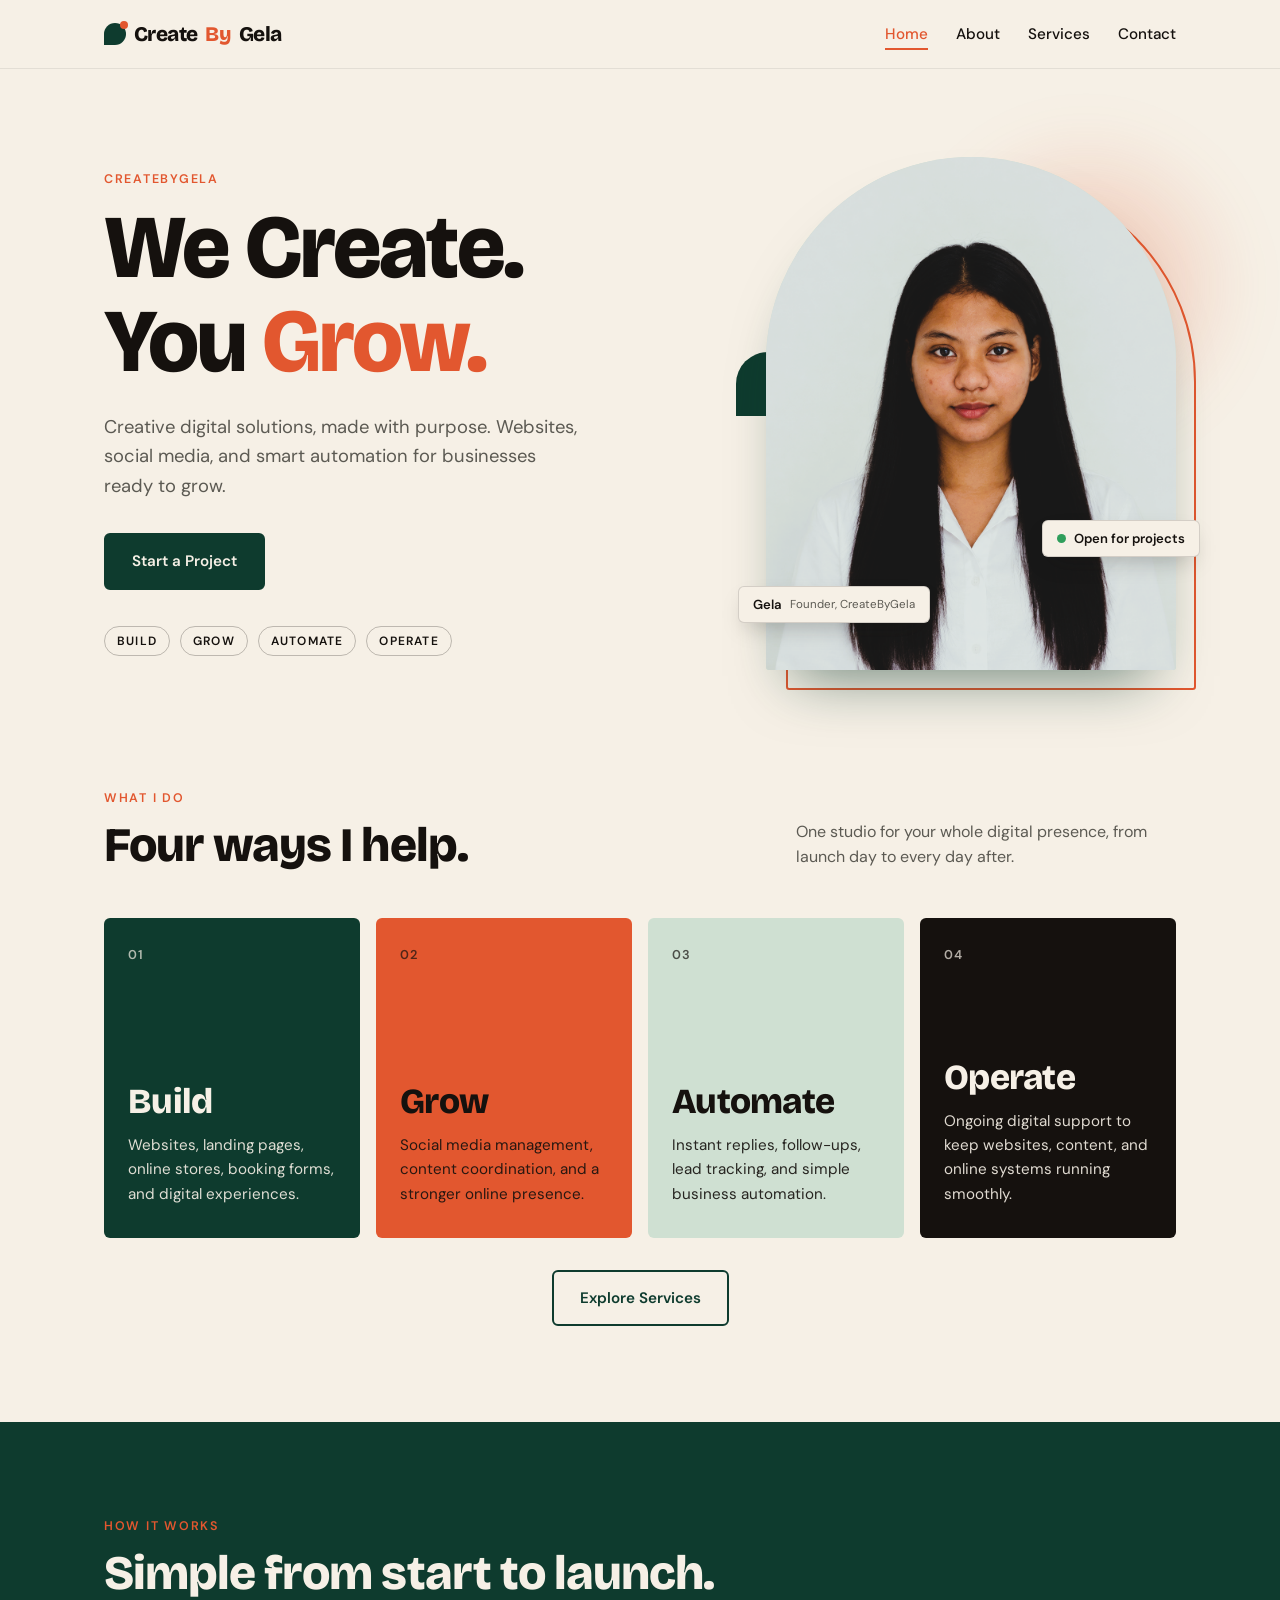
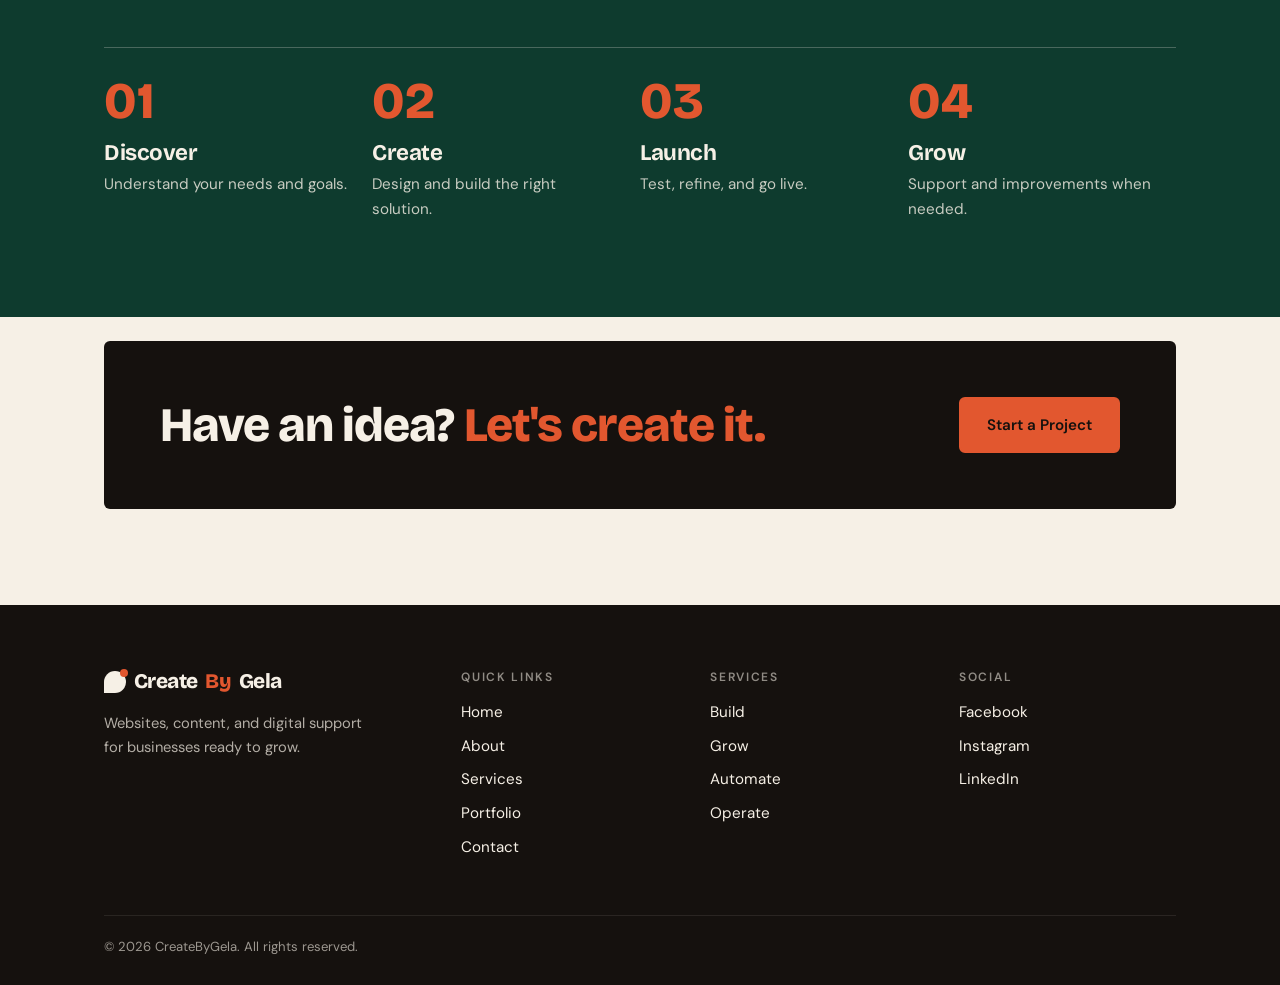
<file: index.html>
<!DOCTYPE html>
<html lang="en">
<head>
<meta charset="UTF-8">
<meta name="viewport" content="width=device-width, initial-scale=1">
<title>CreateByGela — We Create. You Grow.</title>
<meta name="description" content="CreateByGela builds websites, manages social media, and automates the busywork for small businesses.">
<link rel="preconnect" href="https://fonts.googleapis.com">
<link rel="preconnect" href="https://fonts.gstatic.com" crossorigin>
<link href="https://fonts.googleapis.com/css2?family=Bricolage+Grotesque:opsz,wght@12..96,500;12..96,700;12..96,800&family=DM+Sans:wght@400;500;600&display=swap" rel="stylesheet">
<link rel="stylesheet" href="style.css">
</head>
<body>
<header><div class="wrap"><nav>
  <a class="logo" href="index.html"><i></i>Create<em>By</em>Gela</a>
  <button class="burger" aria-label="Menu" aria-expanded="false">☰</button>
  <div class="links"><a href="index.html" class="active" aria-current="page">Home</a><a href="about.html">About</a><a href="services.html">Services</a><a href="contact.html">Contact</a></div>
</nav></div></header>
<main>
<section class="hero"><div class="wrap hero-grid">
  <div>
    <span class="eyebrow">CreateByGela</span>
    <h1>We Create.<br>You <span>Grow.</span></h1>
    <p class="lead">Creative digital solutions, made with purpose. Websites, social media, and smart automation for businesses ready to grow.</p>
    <div class="cta"><a class="btn" href="contact.html">Start a Project</a></div>
    <div class="chips"><b>Build</b><b>Grow</b><b>Automate</b><b>Operate</b></div>
  </div>
  <div class="portrait">
    <span class="pdot" aria-hidden="true"></span>
    <div class="pframe"><img src="assets/profile.png" alt="Gela, founder of CreateByGela" fetchpriority="high"></div>
    <div class="ptag l">Gela<small>Founder, CreateByGela</small></div>
    <div class="ptag r"><i></i>Open for projects</div>
  </div>
</div></section>

<section style="padding-top:24px"><div class="wrap">
  <div class="head rv"><div><span class="eyebrow">What I do</span><h2>Four ways I help.</h2></div><p>One studio for your whole digital presence, from launch day to every day after.</p></div>
  <div class="svc"><article class="card c1 rv"><span class="n">01</span><h3>Build</h3><p>Websites, landing pages, online stores, booking forms, and digital experiences.</p></article><article class="card c2 rv"><span class="n">02</span><h3>Grow</h3><p>Social media management, content coordination, and a stronger online presence.</p></article><article class="card c3 rv"><span class="n">03</span><h3>Automate</h3><p>Instant replies, follow-ups, lead tracking, and simple business automation.</p></article><article class="card c4 rv"><span class="n">04</span><h3>Operate</h3><p>Ongoing digital support to keep websites, content, and online systems running smoothly.</p></article></div>
  <p class="more"><a class="btn alt" href="services.html">Explore Services</a></p>
</div></section>

<section class="proc"><div class="wrap">
  <div class="rv"><span class="eyebrow">How it works</span><h2>Simple from start to launch.</h2></div>
  <div class="steps">
    <div class="step rv"><b>01</b><h3>Discover</h3><p>Understand your needs and goals.</p></div>
    <div class="step rv"><b>02</b><h3>Create</h3><p>Design and build the right solution.</p></div>
    <div class="step rv"><b>03</b><h3>Launch</h3><p>Test, refine, and go live.</p></div>
    <div class="step rv"><b>04</b><h3>Grow</h3><p>Support and improvements when needed.</p></div>
  </div>
</div></section>
<section style="padding-top:24px"><div class="wrap"><div class="band rv"><h2>Have an idea? <span>Let's create it.</span></h2><a class="btn" href="contact.html">Start a Project</a></div></div></section>
</main>
<footer><div class="wrap">
  <div class="fgrid">
    <div><a class="logo" href="index.html"><i></i>Create<em>By</em>Gela</a><p>Websites, content, and digital support for businesses ready to grow.</p></div>
    <div><h4>Quick Links</h4><ul><li><a href="index.html">Home</a></li><li><a href="about.html">About</a></li><li><a href="services.html">Services</a></li><li><a href="portfolio.html">Portfolio</a></li><li><a href="contact.html">Contact</a></li></ul></div>
    <div><h4>Services</h4><ul><li><a href="services.html">Build</a></li><li><a href="services.html">Grow</a></li><li><a href="services.html">Automate</a></li><li><a href="services.html">Operate</a></li></ul></div>
    <div><h4>Social</h4><ul>
      <li><a href="https://www.facebook.com/profile.php?id=61593954279510" target="_blank" rel="noopener">Facebook</a></li>
      <li><a href="https://www.instagram.com/_webcreate" target="_blank" rel="noopener">Instagram</a></li>
      <li><a href="https://www.linkedin.com/in/angela-reynoso-3a8237406" target="_blank" rel="noopener">LinkedIn</a></li></ul></div>
  </div>
  <div class="copy">© 2026 CreateByGela. All rights reserved.</div>
</div></footer>
<script src="script.js"></script>
</body>
</html>
</file>
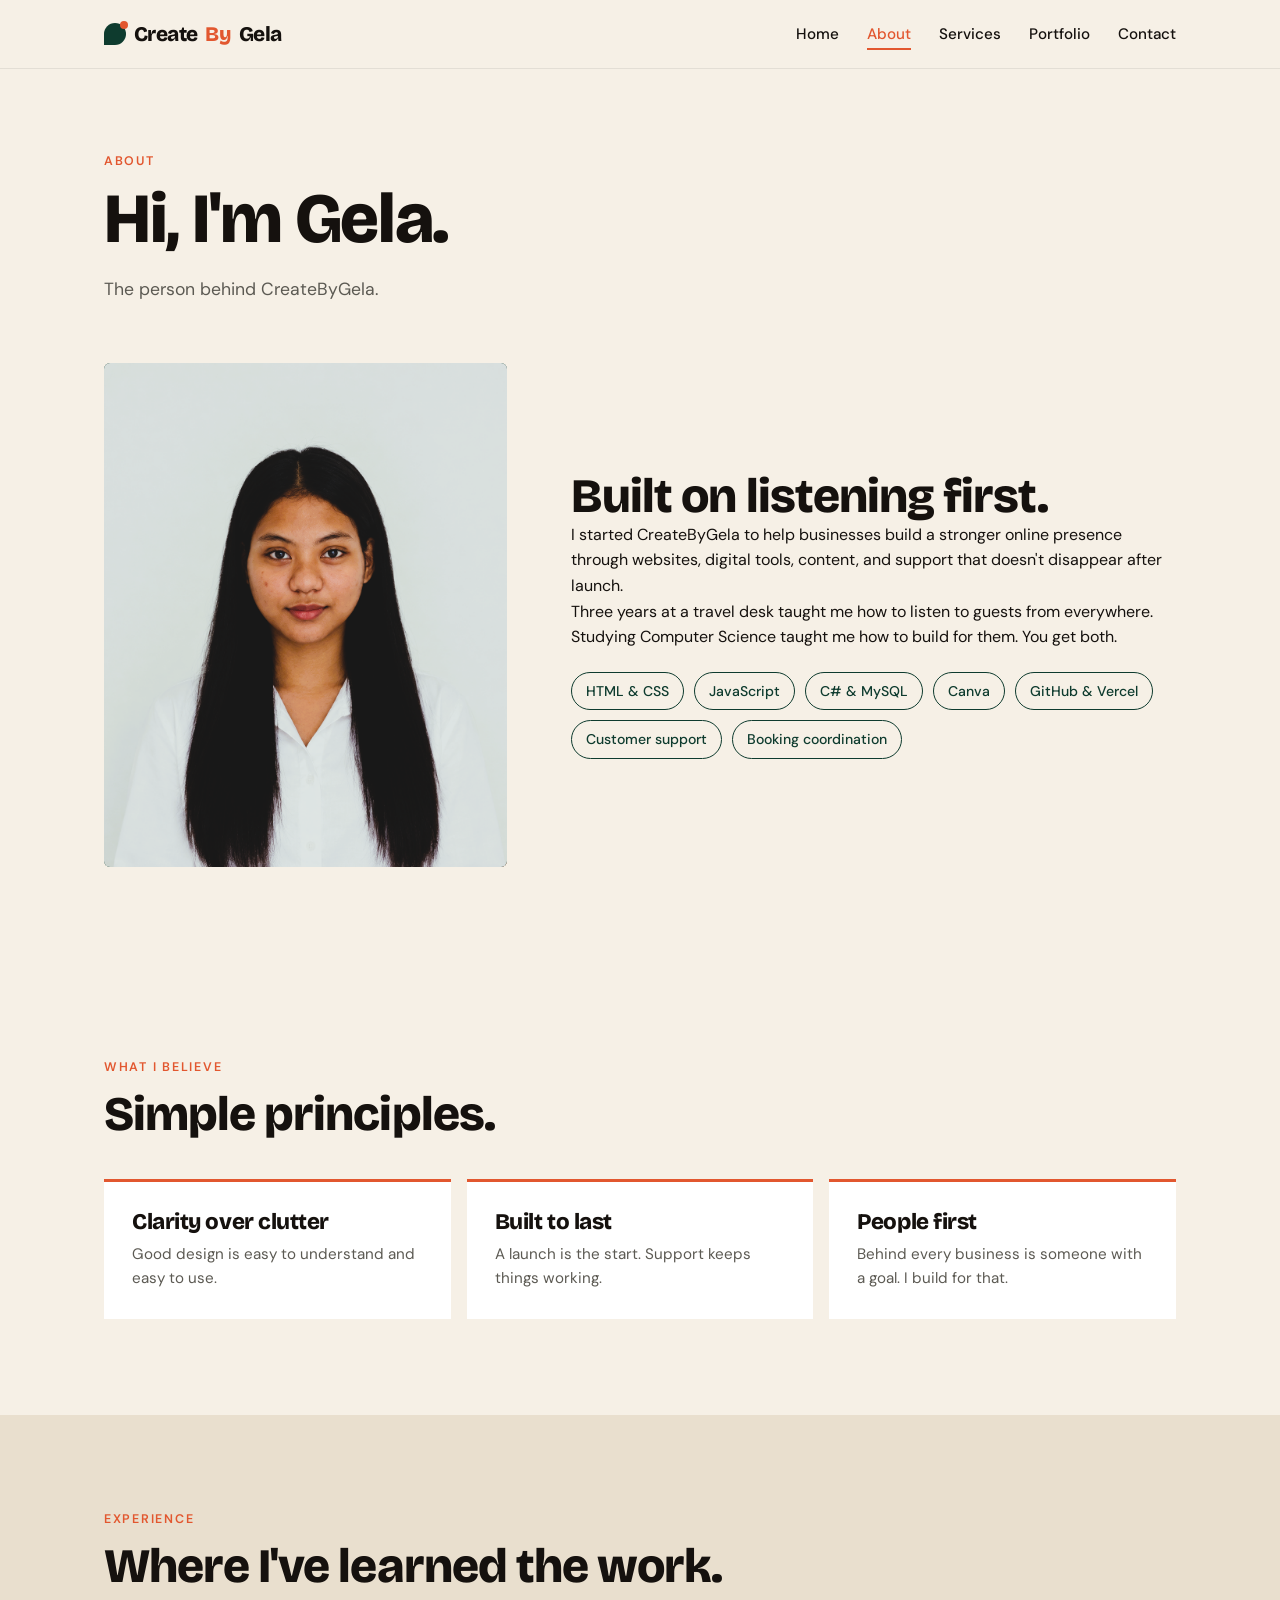
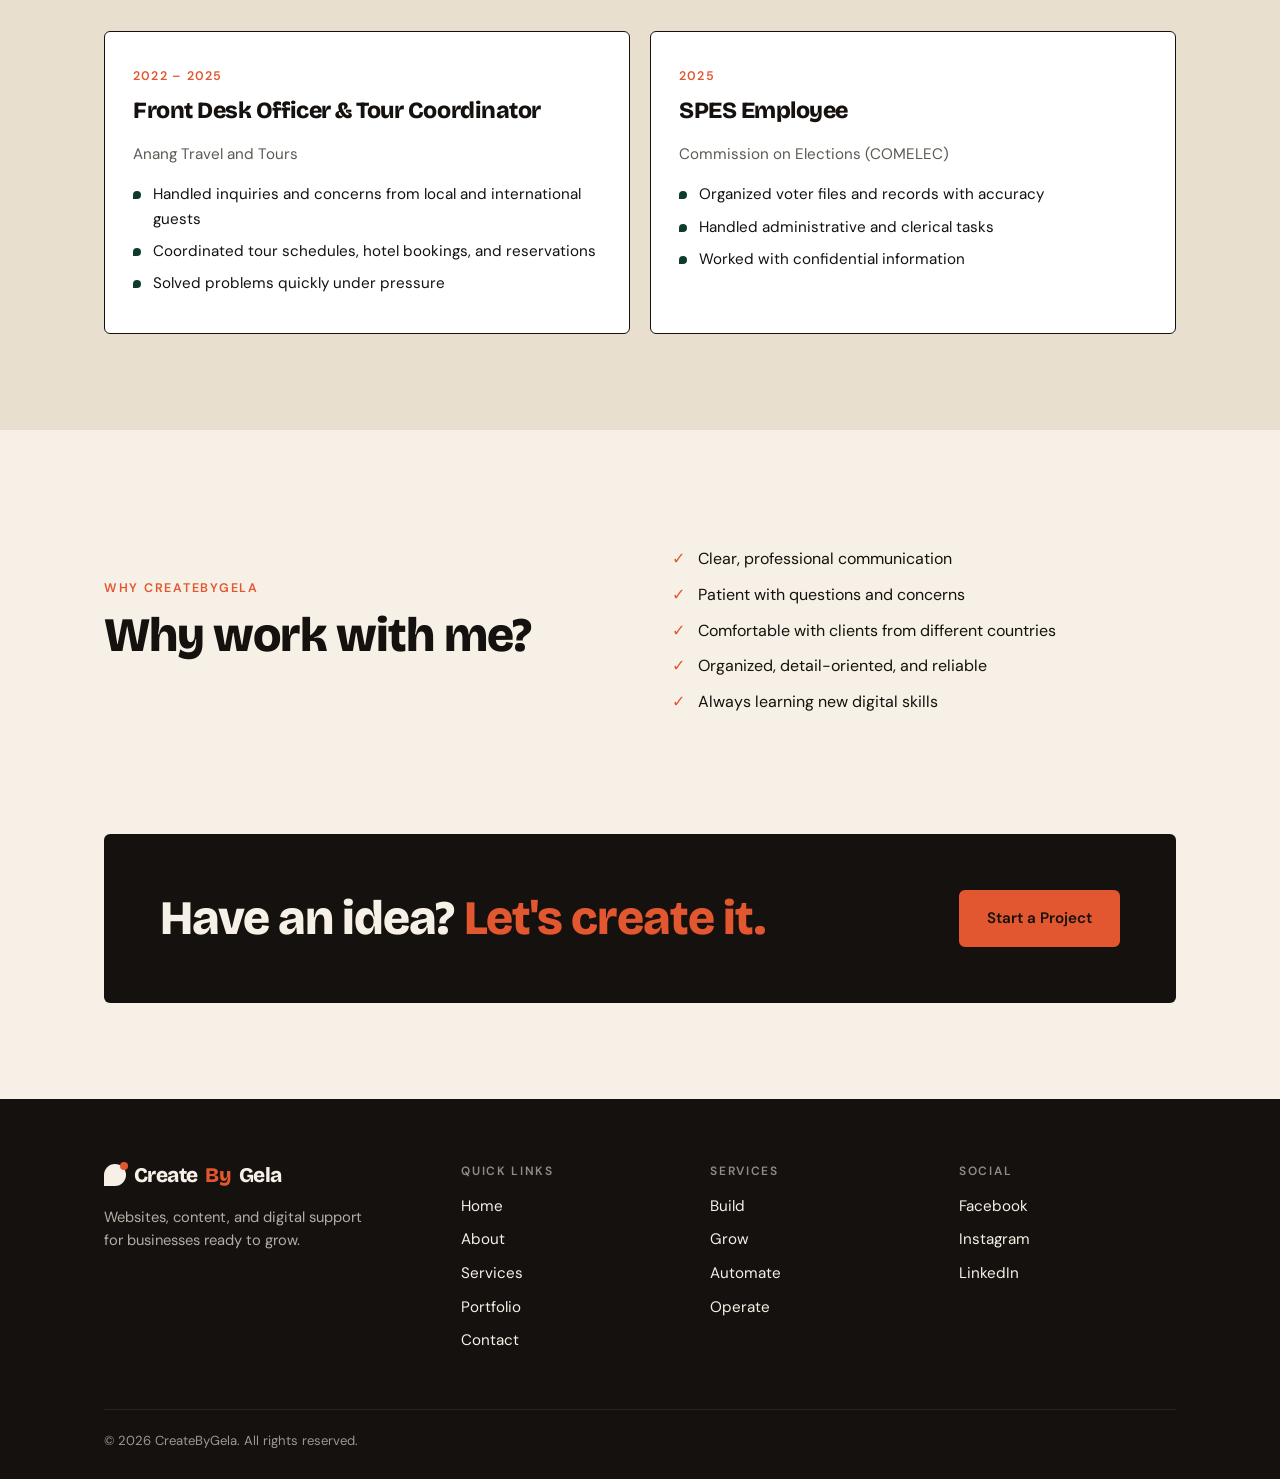
<file: about.html>
<!DOCTYPE html>
<html lang="en">
<head>
<meta charset="UTF-8">
<meta name="viewport" content="width=device-width, initial-scale=1">
<title>About — CreateByGela</title>
<meta name="description" content="The person behind CreateByGela, and what the studio believes in.">
<link rel="preconnect" href="https://fonts.googleapis.com">
<link rel="preconnect" href="https://fonts.gstatic.com" crossorigin>
<link href="https://fonts.googleapis.com/css2?family=Bricolage+Grotesque:opsz,wght@12..96,500;12..96,700;12..96,800&family=DM+Sans:wght@400;500;600&display=swap" rel="stylesheet">
<link rel="stylesheet" href="style.css">
</head>
<body>
<header><div class="wrap"><nav>
  <a class="logo" href="index.html"><i></i>Create<em>By</em>Gela</a>
  <button class="burger" aria-label="Menu" aria-expanded="false">☰</button>
  <div class="links"><a href="index.html">Home</a><a href="about.html" class="active" aria-current="page">About</a><a href="services.html">Services</a><a href="portfolio.html">Portfolio</a><a href="contact.html">Contact</a></div>
</nav></div></header>
<main>
<div class="wrap"><div class="page-head"><span class="eyebrow">About</span><h1>Hi, I'm Gela.</h1><p>The person behind CreateByGela.</p></div></div>
<section style="padding-top:24px"><div class="wrap about-grid">
  <div class="photo-wrap rv"><div class="photo"><img src="assets/profile.png" alt="Gela, founder of CreateByGela"></div></div>
  <div class="rv">
    <h2>Built on listening first.</h2>
    <p>I started CreateByGela to help businesses build a stronger online presence through websites, digital tools, content, and support that doesn't disappear after launch.</p>
    <p>Three years at a travel desk taught me how to listen to guests from everywhere. Studying Computer Science taught me how to build for them. You get both.</p>
    <div class="pills"><span>HTML &amp; CSS</span><span>JavaScript</span><span>C# &amp; MySQL</span><span>Canva</span><span>GitHub &amp; Vercel</span><span>Customer support</span><span>Booking coordination</span></div>
  </div>
</div></section>

<section><div class="wrap">
  <div class="rv"><span class="eyebrow">What I believe</span><h2>Simple principles.</h2></div>
  <div class="beliefs">
    <div class="belief rv"><h3>Clarity over clutter</h3><p>Good design is easy to understand and easy to use.</p></div>
    <div class="belief rv"><h3>Built to last</h3><p>A launch is the start. Support keeps things working.</p></div>
    <div class="belief rv"><h3>People first</h3><p>Behind every business is someone with a goal. I build for that.</p></div>
  </div>
</div></section>

<section class="about"><div class="wrap">
  <div class="rv"><span class="eyebrow">Experience</span><h2>Where I've learned the work.</h2></div>
  <div class="exp-grid">
    <article class="exp rv"><span class="when">2022 – 2025</span><h3>Front Desk Officer &amp; Tour Coordinator</h3><p class="org">Anang Travel and Tours</p>
      <ul><li>Handled inquiries and concerns from local and international guests</li><li>Coordinated tour schedules, hotel bookings, and reservations</li><li>Solved problems quickly under pressure</li></ul></article>
    <article class="exp rv"><span class="when">2025</span><h3>SPES Employee</h3><p class="org">Commission on Elections (COMELEC)</p>
      <ul><li>Organized voter files and records with accuracy</li><li>Handled administrative and clerical tasks</li><li>Worked with confidential information</li></ul></article>
  </div>
</div></section>

<section><div class="wrap about-grid" style="grid-template-columns:1fr 1fr">
  <div class="rv"><span class="eyebrow">Why CreateByGela</span><h2>Why work with me?</h2></div>
  <ul class="why rv"><li>Clear, professional communication</li><li>Patient with questions and concerns</li><li>Comfortable with clients from different countries</li><li>Organized, detail-oriented, and reliable</li><li>Always learning new digital skills</li></ul>
</div></section>
<section style="padding-top:24px"><div class="wrap"><div class="band rv"><h2>Have an idea? <span>Let's create it.</span></h2><a class="btn" href="contact.html">Start a Project</a></div></div></section>
</main>
<footer><div class="wrap">
  <div class="fgrid">
    <div><a class="logo" href="index.html"><i></i>Create<em>By</em>Gela</a><p>Websites, content, and digital support for businesses ready to grow.</p></div>
    <div><h4>Quick Links</h4><ul><li><a href="index.html">Home</a></li><li><a href="about.html">About</a></li><li><a href="services.html">Services</a></li><li><a href="portfolio.html">Portfolio</a></li><li><a href="contact.html">Contact</a></li></ul></div>
    <div><h4>Services</h4><ul><li><a href="services.html">Build</a></li><li><a href="services.html">Grow</a></li><li><a href="services.html">Automate</a></li><li><a href="services.html">Operate</a></li></ul></div>
    <div><h4>Social</h4><ul>
      <li><a href="https://www.facebook.com/profile.php?id=61593954279510" target="_blank" rel="noopener">Facebook</a></li>
      <li><a href="https://www.instagram.com/_webcreate" target="_blank" rel="noopener">Instagram</a></li>
      <li><a href="https://www.linkedin.com/in/angela-reynoso-3a8237406" target="_blank" rel="noopener">LinkedIn</a></li></ul></div>
  </div>
  <div class="copy">© 2026 CreateByGela. All rights reserved.</div>
</div></footer>
<script src="script.js"></script>
</body>
</html>
</file>
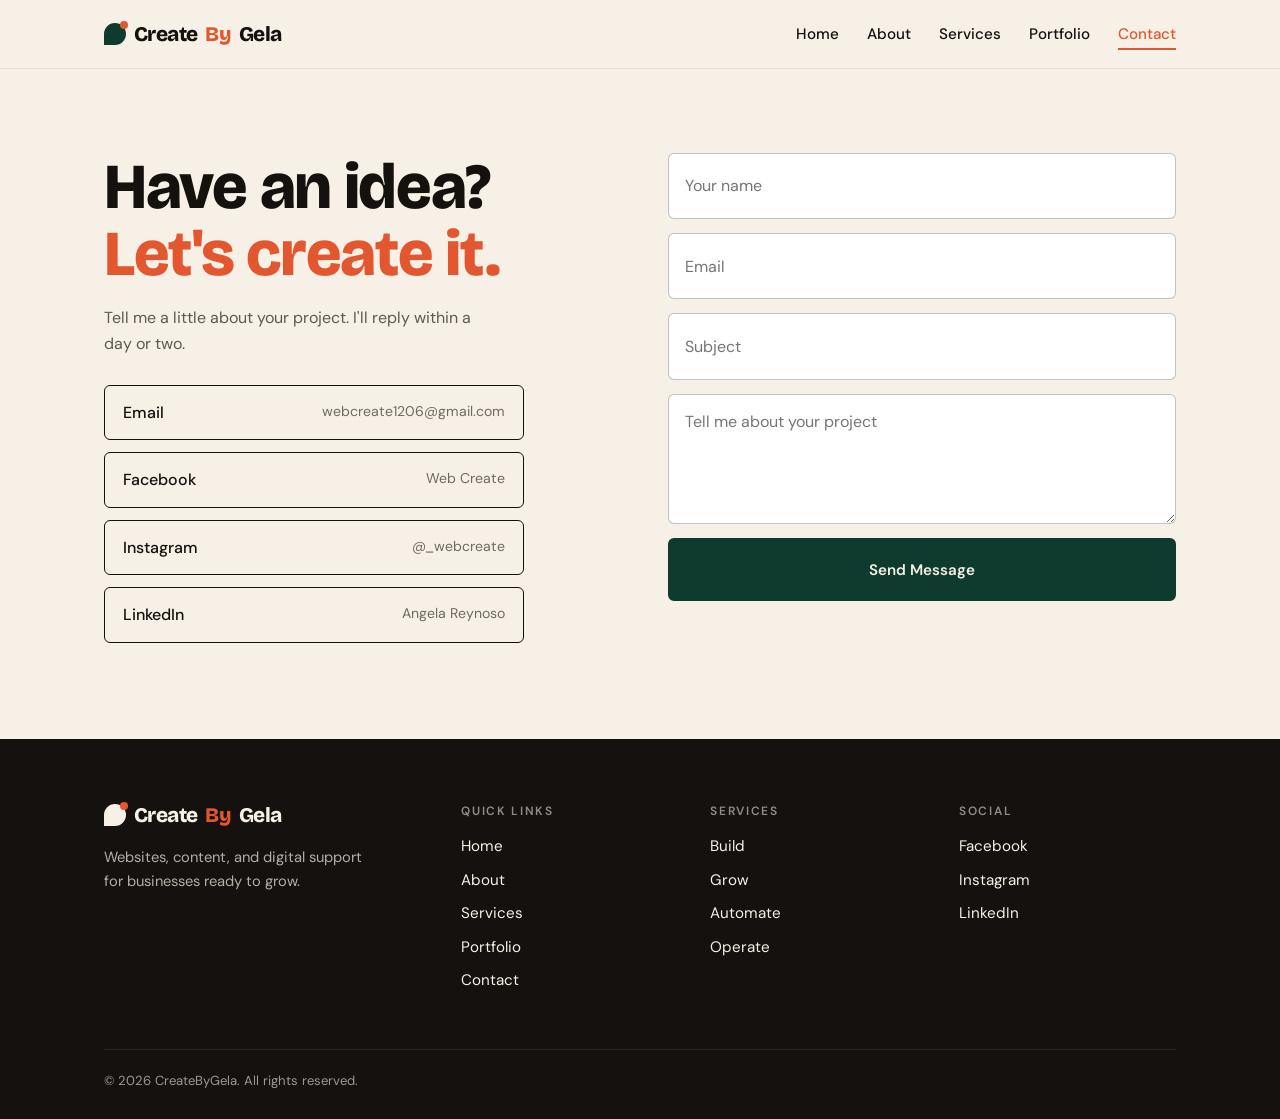
<file: contact.html>
<!DOCTYPE html>
<html lang="en">
<head>
<meta charset="UTF-8">
<meta name="viewport" content="width=device-width, initial-scale=1">
<title>Contact — CreateByGela</title>
<meta name="description" content="Start a project with CreateByGela.">
<link rel="preconnect" href="https://fonts.googleapis.com">
<link rel="preconnect" href="https://fonts.gstatic.com" crossorigin>
<link href="https://fonts.googleapis.com/css2?family=Bricolage+Grotesque:opsz,wght@12..96,500;12..96,700;12..96,800&family=DM+Sans:wght@400;500;600&display=swap" rel="stylesheet">
<link rel="stylesheet" href="style.css">
</head>
<body>
<header><div class="wrap"><nav>
  <a class="logo" href="index.html"><i></i>Create<em>By</em>Gela</a>
  <button class="burger" aria-label="Menu" aria-expanded="false">☰</button>
  <div class="links"><a href="index.html">Home</a><a href="about.html">About</a><a href="services.html">Services</a><a href="portfolio.html">Portfolio</a><a href="contact.html" class="active" aria-current="page">Contact</a></div>
</nav></div></header>
<main>
<section class="contact" style="padding-top:84px"><div class="wrap contact-grid">
  <div class="rv">
    <h2>Have an idea?<br><span>Let's create it.</span></h2>
    <p>Tell me a little about your project. I'll reply within a day or two.</p>
    <ul class="clist">
      <li><a href="mailto:webcreate1206@gmail.com">Email <span>webcreate1206@gmail.com</span></a></li>
      <li><a href="https://www.facebook.com/profile.php?id=61593954279510" target="_blank" rel="noopener">Facebook <span>Web Create</span></a></li>
      <li><a href="https://www.instagram.com/_webcreate" target="_blank" rel="noopener">Instagram <span>@_webcreate</span></a></li>
      <li><a href="https://www.linkedin.com/in/angela-reynoso-3a8237406" target="_blank" rel="noopener">LinkedIn <span>Angela Reynoso</span></a></li>
    </ul>
  </div>
  <form id="form" class="rv" action="https://formspree.io/f/mvkorype" method="POST">
    <input type="text" name="name" placeholder="Your name" required>
    <input type="email" name="email" placeholder="Email" required>
    <input type="text" name="subject" placeholder="Subject" required>
    <textarea name="message" placeholder="Tell me about your project" required></textarea>
    <button class="btn" type="submit">Send Message</button>
    <p id="status" role="status"></p>
  </form>
</div></section>
</main>
<footer><div class="wrap">
  <div class="fgrid">
    <div><a class="logo" href="index.html"><i></i>Create<em>By</em>Gela</a><p>Websites, content, and digital support for businesses ready to grow.</p></div>
    <div><h4>Quick Links</h4><ul><li><a href="index.html">Home</a></li><li><a href="about.html">About</a></li><li><a href="services.html">Services</a></li><li><a href="portfolio.html">Portfolio</a></li><li><a href="contact.html">Contact</a></li></ul></div>
    <div><h4>Services</h4><ul><li><a href="services.html">Build</a></li><li><a href="services.html">Grow</a></li><li><a href="services.html">Automate</a></li><li><a href="services.html">Operate</a></li></ul></div>
    <div><h4>Social</h4><ul>
      <li><a href="https://www.facebook.com/profile.php?id=61593954279510" target="_blank" rel="noopener">Facebook</a></li>
      <li><a href="https://www.instagram.com/_webcreate" target="_blank" rel="noopener">Instagram</a></li>
      <li><a href="https://www.linkedin.com/in/angela-reynoso-3a8237406" target="_blank" rel="noopener">LinkedIn</a></li></ul></div>
  </div>
  <div class="copy">© 2026 CreateByGela. All rights reserved.</div>
</div></footer>
<script src="script.js"></script>
</body>
</html>
</file>
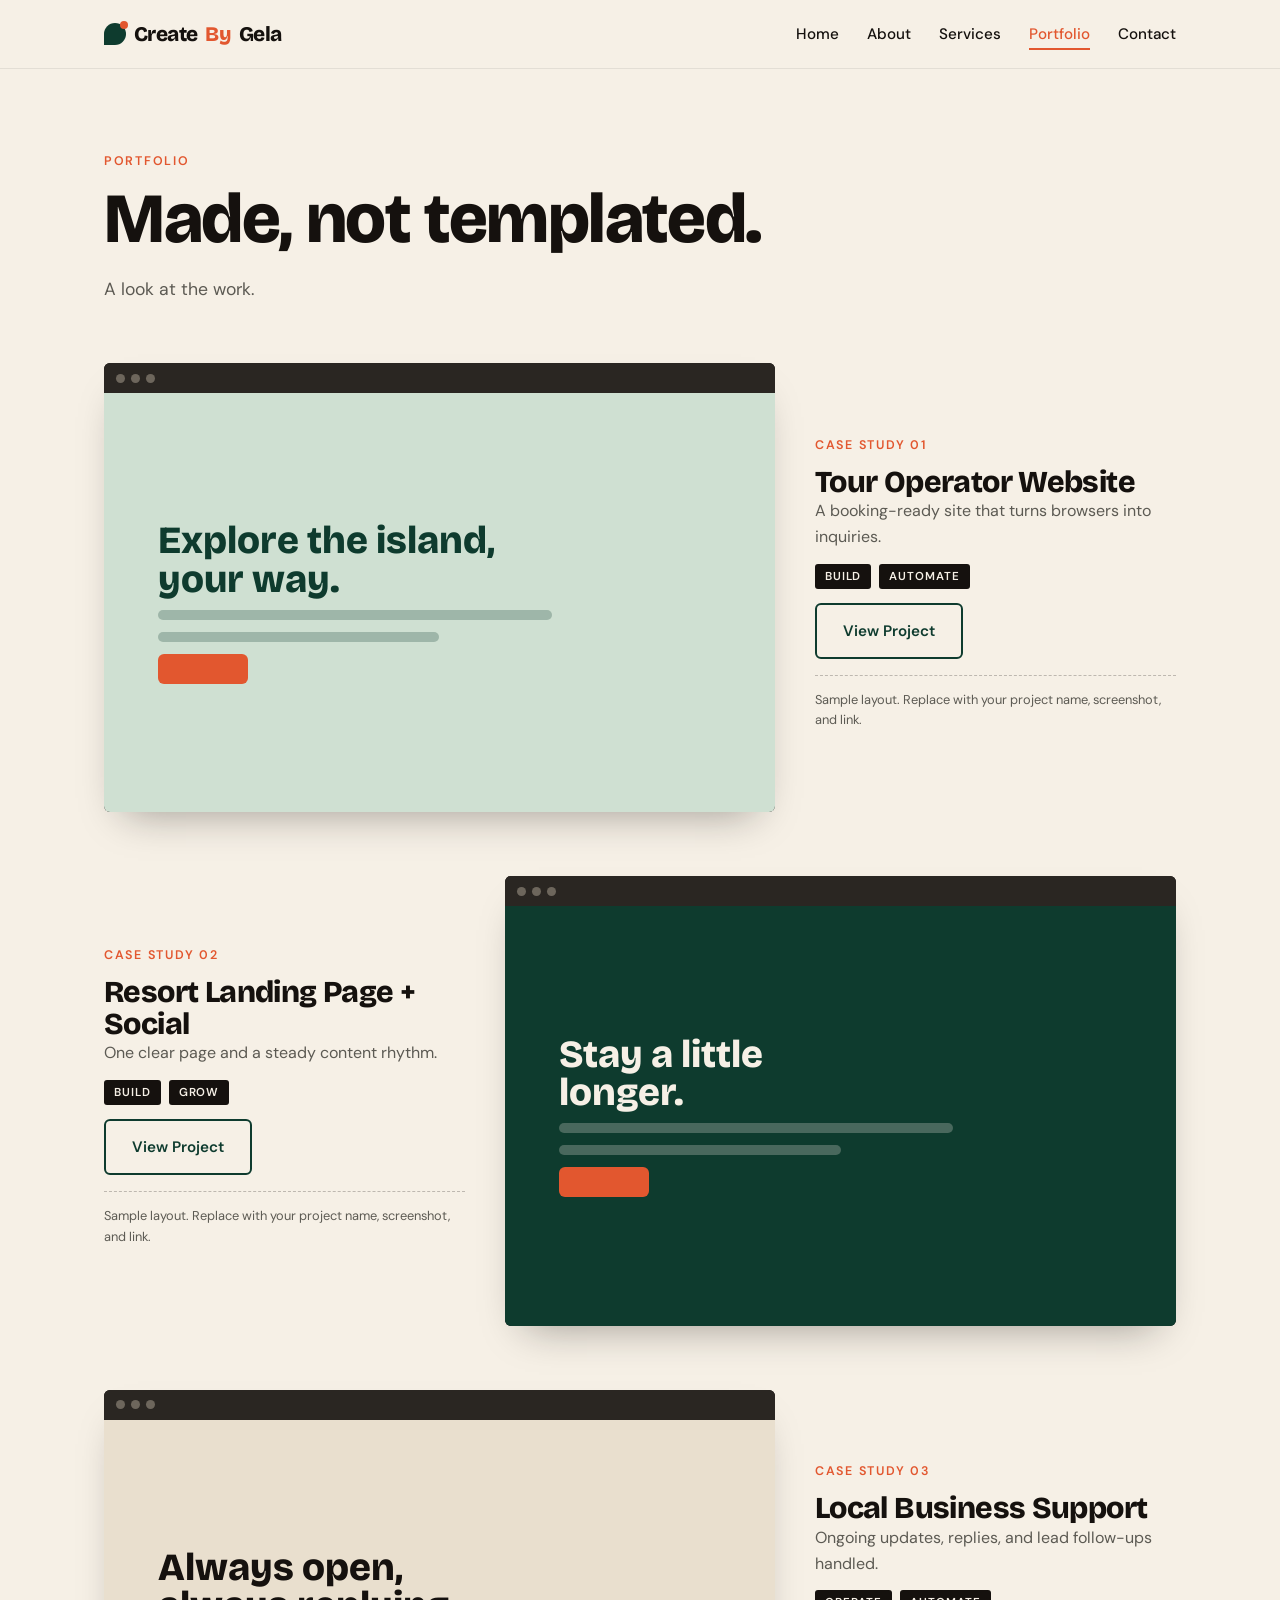
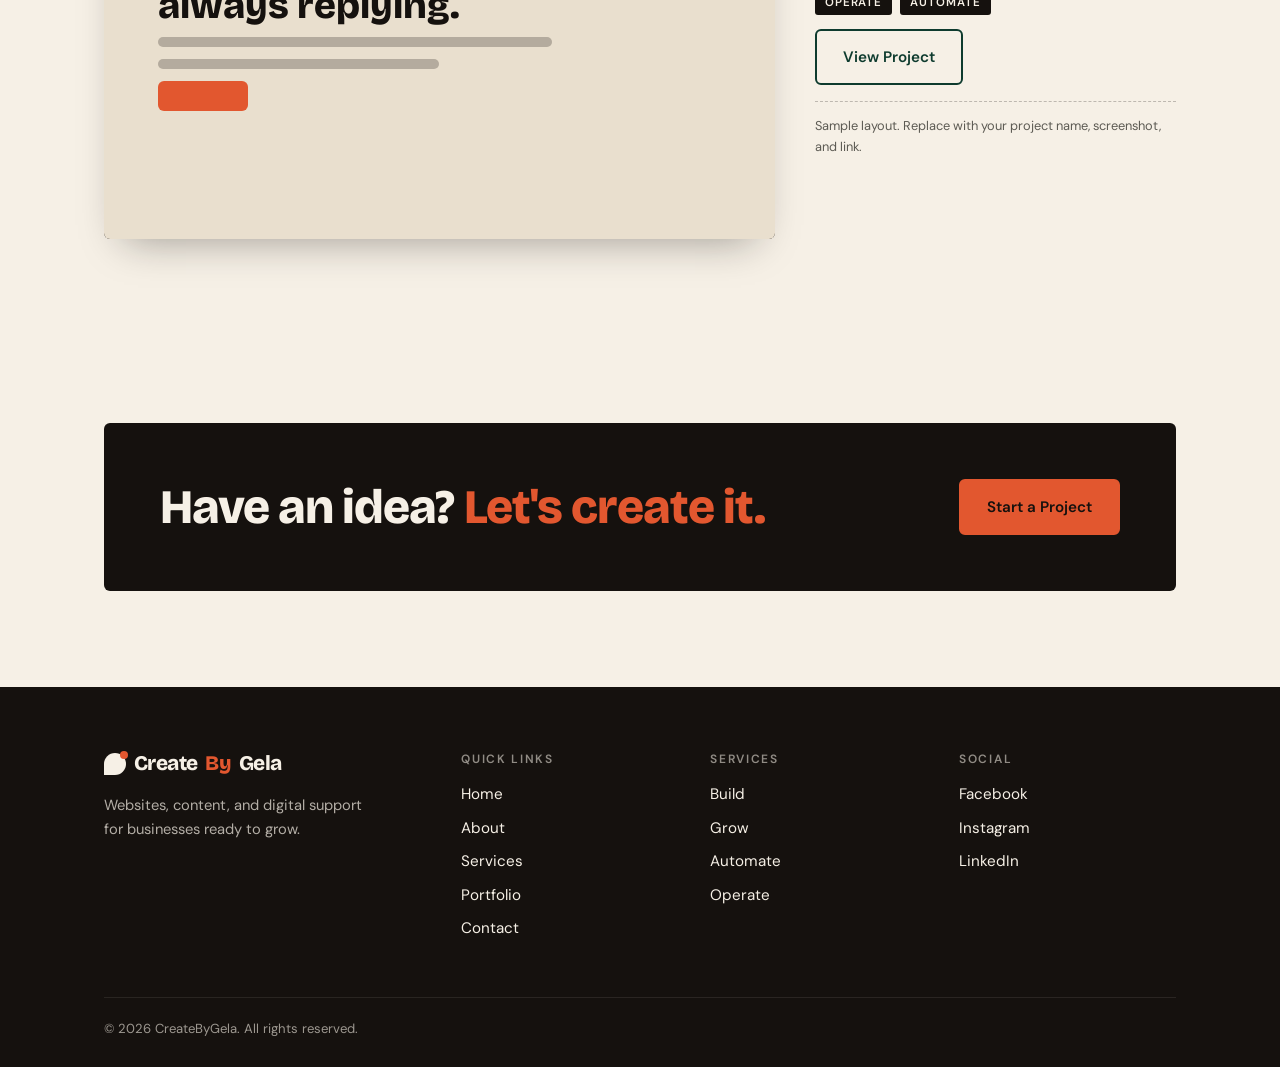
<file: portfolio.html>
<!DOCTYPE html>
<html lang="en">
<head>
<meta charset="UTF-8">
<meta name="viewport" content="width=device-width, initial-scale=1">
<title>Portfolio — CreateByGela</title>
<meta name="description" content="Selected work from CreateByGela.">
<link rel="preconnect" href="https://fonts.googleapis.com">
<link rel="preconnect" href="https://fonts.gstatic.com" crossorigin>
<link href="https://fonts.googleapis.com/css2?family=Bricolage+Grotesque:opsz,wght@12..96,500;12..96,700;12..96,800&family=DM+Sans:wght@400;500;600&display=swap" rel="stylesheet">
<link rel="stylesheet" href="style.css">
</head>
<body>
<header><div class="wrap"><nav>
  <a class="logo" href="index.html"><i></i>Create<em>By</em>Gela</a>
  <button class="burger" aria-label="Menu" aria-expanded="false">☰</button>
  <div class="links"><a href="index.html">Home</a><a href="about.html">About</a><a href="services.html">Services</a><a href="portfolio.html" class="active" aria-current="page">Portfolio</a><a href="contact.html">Contact</a></div>
</nav></div></header>
<main>
<div class="wrap"><div class="page-head"><span class="eyebrow">Portfolio</span><h1>Made, not templated.</h1><p>A look at the work.</p></div></div>
<section style="padding-top:24px"><div class="wrap"><article class="proj rv"><div class="mock"><div class="bar"><i></i><i></i><i></i></div><div class="screen sc1"><b>Explore the island,<br>your way.</b><u style="width:70%"></u><u style="width:50%"></u><s></s></div></div>
<div class="info"><span class="eyebrow">Case study 01</span><h3>Tour Operator Website</h3><p>A booking-ready site that turns browsers into inquiries.</p><div class="tags"><span>Build</span><span>Automate</span></div><a class="btn alt" href="#">View Project</a><p class="note" style="margin-top:16px">Sample layout. Replace with your project name, screenshot, and link.</p></div></article><article class="proj rev rv"><div class="mock"><div class="bar"><i></i><i></i><i></i></div><div class="screen sc2"><b>Stay a little<br>longer.</b><u style="width:70%"></u><u style="width:50%"></u><s></s></div></div>
<div class="info"><span class="eyebrow">Case study 02</span><h3>Resort Landing Page + Social</h3><p>One clear page and a steady content rhythm.</p><div class="tags"><span>Build</span><span>Grow</span></div><a class="btn alt" href="#">View Project</a><p class="note" style="margin-top:16px">Sample layout. Replace with your project name, screenshot, and link.</p></div></article><article class="proj rv"><div class="mock"><div class="bar"><i></i><i></i><i></i></div><div class="screen sc3"><b>Always open,<br>always replying.</b><u style="width:70%"></u><u style="width:50%"></u><s></s></div></div>
<div class="info"><span class="eyebrow">Case study 03</span><h3>Local Business Support</h3><p>Ongoing updates, replies, and lead follow-ups handled.</p><div class="tags"><span>Operate</span><span>Automate</span></div><a class="btn alt" href="#">View Project</a><p class="note" style="margin-top:16px">Sample layout. Replace with your project name, screenshot, and link.</p></div></article></div></section>
<section style="padding-top:24px"><div class="wrap"><div class="band rv"><h2>Have an idea? <span>Let's create it.</span></h2><a class="btn" href="contact.html">Start a Project</a></div></div></section>
</main>
<footer><div class="wrap">
  <div class="fgrid">
    <div><a class="logo" href="index.html"><i></i>Create<em>By</em>Gela</a><p>Websites, content, and digital support for businesses ready to grow.</p></div>
    <div><h4>Quick Links</h4><ul><li><a href="index.html">Home</a></li><li><a href="about.html">About</a></li><li><a href="services.html">Services</a></li><li><a href="portfolio.html">Portfolio</a></li><li><a href="contact.html">Contact</a></li></ul></div>
    <div><h4>Services</h4><ul><li><a href="services.html">Build</a></li><li><a href="services.html">Grow</a></li><li><a href="services.html">Automate</a></li><li><a href="services.html">Operate</a></li></ul></div>
    <div><h4>Social</h4><ul>
      <li><a href="https://www.facebook.com/profile.php?id=61593954279510" target="_blank" rel="noopener">Facebook</a></li>
      <li><a href="https://www.instagram.com/_webcreate" target="_blank" rel="noopener">Instagram</a></li>
      <li><a href="https://www.linkedin.com/in/angela-reynoso-3a8237406" target="_blank" rel="noopener">LinkedIn</a></li></ul></div>
  </div>
  <div class="copy">© 2026 CreateByGela. All rights reserved.</div>
</div></footer>
<script src="script.js"></script>
</body>
</html>
</file>
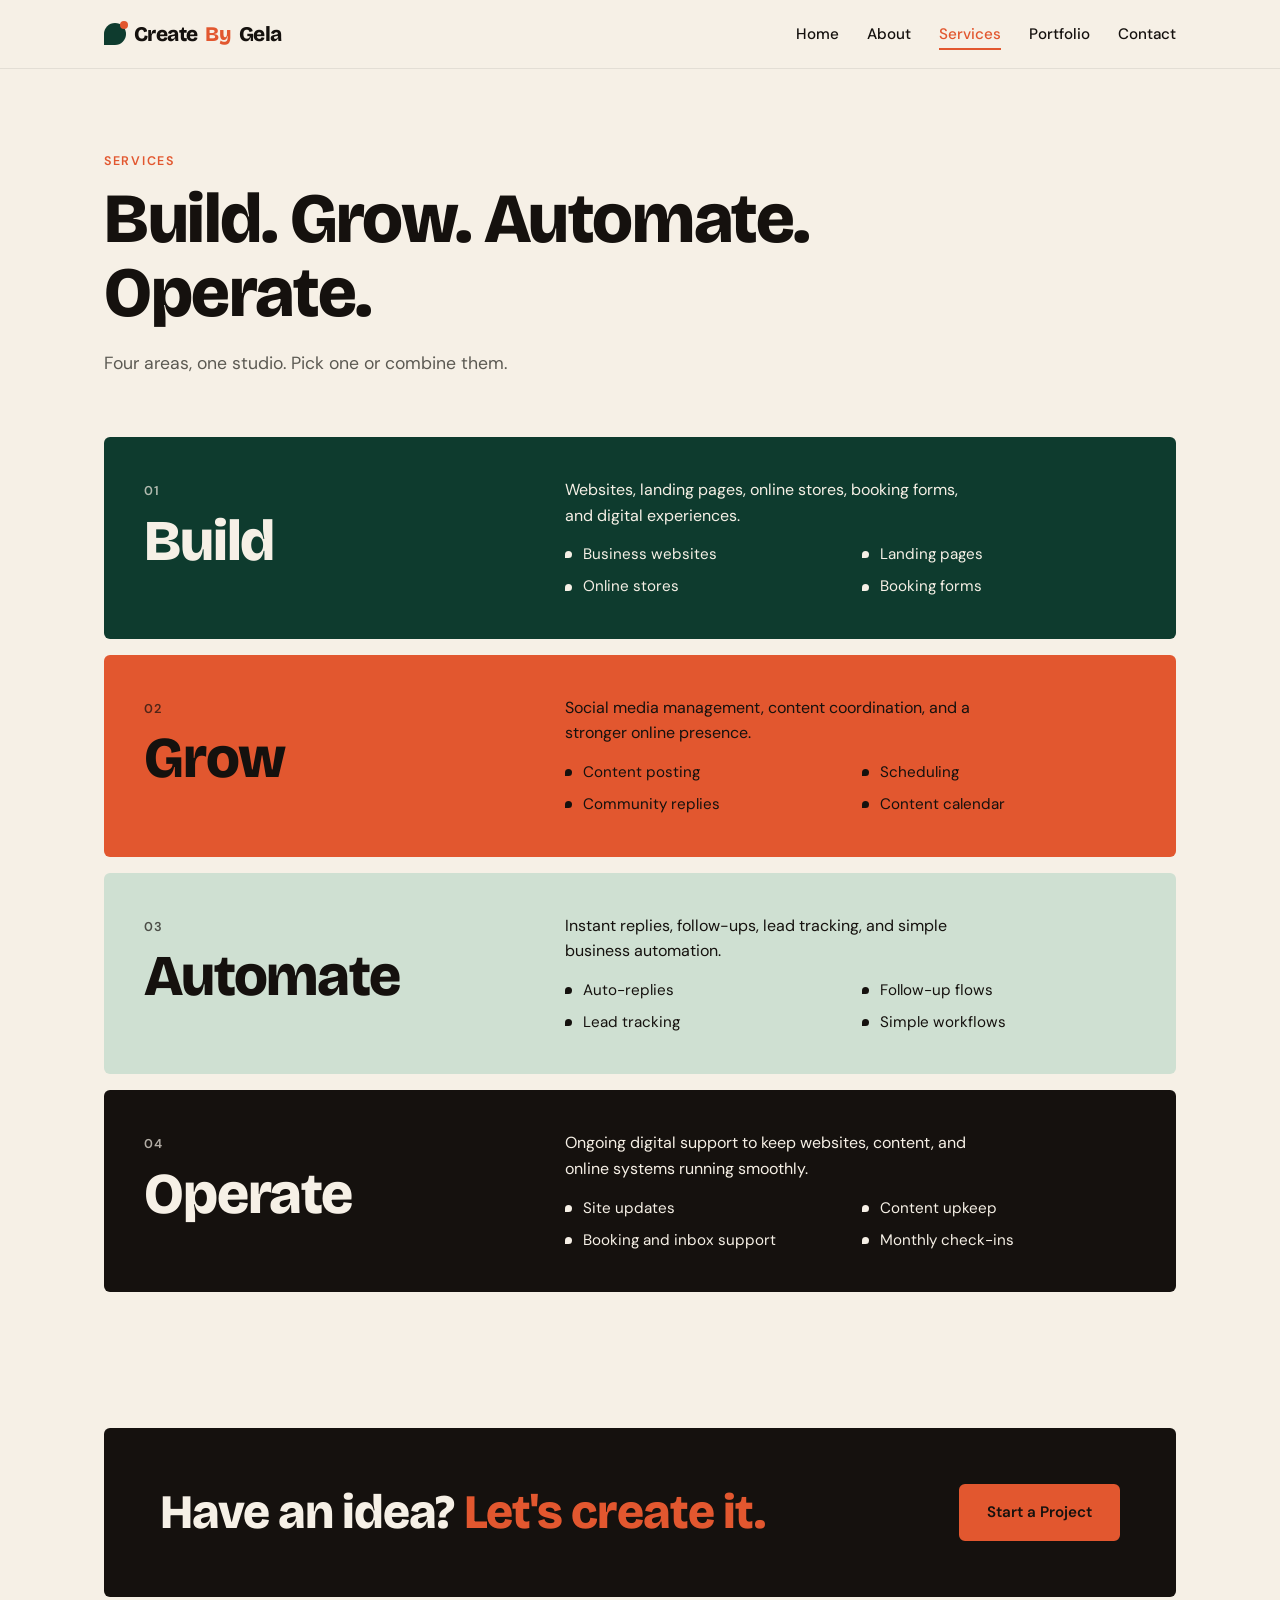
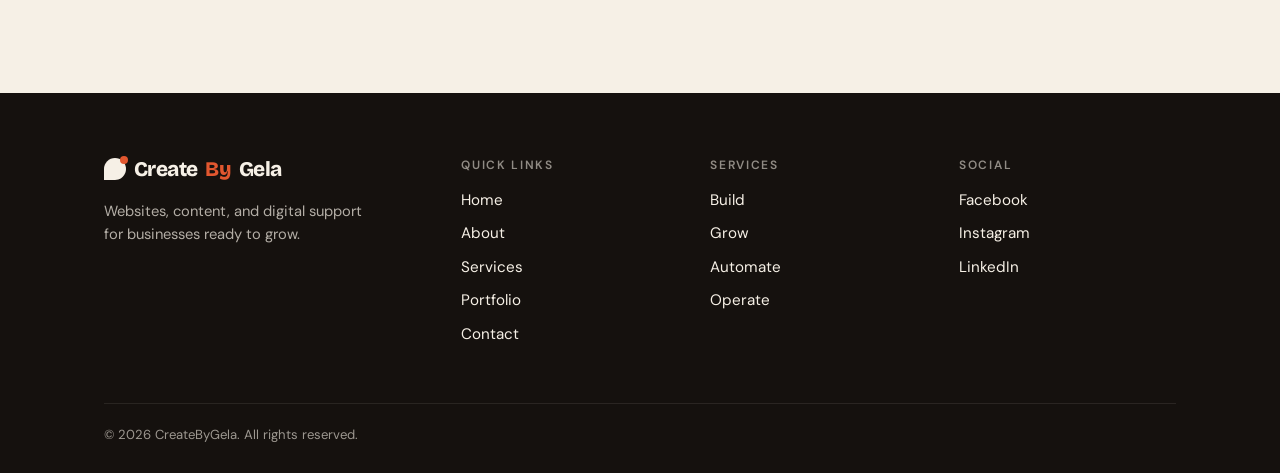
<file: services.html>
<!DOCTYPE html>
<html lang="en">
<head>
<meta charset="UTF-8">
<meta name="viewport" content="width=device-width, initial-scale=1">
<title>Services — CreateByGela</title>
<meta name="description" content="Build, Grow, Automate and Operate: digital services by CreateByGela.">
<link rel="preconnect" href="https://fonts.googleapis.com">
<link rel="preconnect" href="https://fonts.gstatic.com" crossorigin>
<link href="https://fonts.googleapis.com/css2?family=Bricolage+Grotesque:opsz,wght@12..96,500;12..96,700;12..96,800&family=DM+Sans:wght@400;500;600&display=swap" rel="stylesheet">
<link rel="stylesheet" href="style.css">
</head>
<body>
<header><div class="wrap"><nav>
  <a class="logo" href="index.html"><i></i>Create<em>By</em>Gela</a>
  <button class="burger" aria-label="Menu" aria-expanded="false">☰</button>
  <div class="links"><a href="index.html">Home</a><a href="about.html">About</a><a href="services.html" class="active" aria-current="page">Services</a><a href="portfolio.html">Portfolio</a><a href="contact.html">Contact</a></div>
</nav></div></header>
<main>
<div class="wrap"><div class="page-head"><span class="eyebrow">Services</span><h1>Build. Grow. Automate. Operate.</h1><p>Four areas, one studio. Pick one or combine them.</p></div></div>
<section style="padding-top:24px"><div class="wrap"><article class="srow c1 rv"><div><span class="n">01</span><h2>Build</h2></div><div><p>Websites, landing pages, online stores, booking forms, and digital experiences.</p><ul><li>Business websites</li><li>Landing pages</li><li>Online stores</li><li>Booking forms</li></ul></div></article><article class="srow c2 rv"><div><span class="n">02</span><h2>Grow</h2></div><div><p>Social media management, content coordination, and a stronger online presence.</p><ul><li>Content posting</li><li>Scheduling</li><li>Community replies</li><li>Content calendar</li></ul></div></article><article class="srow c3 rv"><div><span class="n">03</span><h2>Automate</h2></div><div><p>Instant replies, follow-ups, lead tracking, and simple business automation.</p><ul><li>Auto-replies</li><li>Follow-up flows</li><li>Lead tracking</li><li>Simple workflows</li></ul></div></article><article class="srow c4 rv"><div><span class="n">04</span><h2>Operate</h2></div><div><p>Ongoing digital support to keep websites, content, and online systems running smoothly.</p><ul><li>Site updates</li><li>Content upkeep</li><li>Booking and inbox support</li><li>Monthly check-ins</li></ul></div></article></div></section>
<section style="padding-top:24px"><div class="wrap"><div class="band rv"><h2>Have an idea? <span>Let's create it.</span></h2><a class="btn" href="contact.html">Start a Project</a></div></div></section>
</main>
<footer><div class="wrap">
  <div class="fgrid">
    <div><a class="logo" href="index.html"><i></i>Create<em>By</em>Gela</a><p>Websites, content, and digital support for businesses ready to grow.</p></div>
    <div><h4>Quick Links</h4><ul><li><a href="index.html">Home</a></li><li><a href="about.html">About</a></li><li><a href="services.html">Services</a></li><li><a href="portfolio.html">Portfolio</a></li><li><a href="contact.html">Contact</a></li></ul></div>
    <div><h4>Services</h4><ul><li><a href="services.html">Build</a></li><li><a href="services.html">Grow</a></li><li><a href="services.html">Automate</a></li><li><a href="services.html">Operate</a></li></ul></div>
    <div><h4>Social</h4><ul>
      <li><a href="https://www.facebook.com/profile.php?id=61593954279510" target="_blank" rel="noopener">Facebook</a></li>
      <li><a href="https://www.instagram.com/_webcreate" target="_blank" rel="noopener">Instagram</a></li>
      <li><a href="https://www.linkedin.com/in/angela-reynoso-3a8237406" target="_blank" rel="noopener">LinkedIn</a></li></ul></div>
  </div>
  <div class="copy">© 2026 CreateByGela. All rights reserved.</div>
</div></footer>
<script src="script.js"></script>
</body>
</html>
</file>
<file: style.css>
:root{--pine:#0E3B2E;--ink:#15110E;--cream:#F6F0E6;--sand:#E9DFCE;--coral:#E2572F;--sage:#CFE0D2;--muted:#5C5A53;
--h:'Bricolage Grotesque','Segoe UI',system-ui,sans-serif;--b:'DM Sans','Segoe UI',system-ui,sans-serif;--r:6px}
*{box-sizing:border-box;margin:0}
html{scroll-behavior:smooth;scroll-padding-top:72px}
body{font-family:var(--b);background:var(--cream);color:var(--ink);line-height:1.6;-webkit-font-smoothing:antialiased}
img{max-width:100%;display:block}a{color:inherit}
.wrap{max-width:1120px;margin:auto;padding:0 24px}
section{padding:96px 0}
h1,h2,h3{font-family:var(--h);line-height:1.05;letter-spacing:-.02em}
h2{font-size:clamp(2rem,4vw,3rem);font-weight:800}
.eyebrow{font:600 .78rem var(--b);letter-spacing:.14em;text-transform:uppercase;color:var(--coral);margin-bottom:14px;display:block}
/* logo */
.logo{font:800 1.3rem var(--h);text-decoration:none;letter-spacing:-.03em;display:inline-flex;align-items:center;gap:8px}
.logo i{width:22px;height:22px;background:var(--pine);border-radius:50% 50% 50% 0;display:inline-block;position:relative}
.logo i::after{content:"";position:absolute;width:8px;height:8px;background:var(--coral);border-radius:50%;right:-2px;top:-2px}
.logo em{font-style:normal;color:var(--coral)}
/* nav */
header{position:sticky;top:0;z-index:20;background:rgba(246,240,230,.92);backdrop-filter:blur(8px);border-bottom:1px solid rgba(21,17,14,.08)}
nav{display:flex;align-items:center;justify-content:space-between;height:68px}
.links{display:flex;gap:28px;align-items:center}
.links a{text-decoration:none;font-weight:500;font-size:.95rem;position:relative}
.links a:not(.btn)::after{content:"";position:absolute;left:0;bottom:-4px;height:2px;width:0;background:var(--coral);transition:width .25s}
.links a:not(.btn):hover::after{width:100%}
.burger{display:none;background:none;border:0;font-size:1.6rem;cursor:pointer}
.btn{display:inline-block;padding:14px 26px;border-radius:var(--r);font-weight:600;text-decoration:none;border:2px solid var(--pine);background:var(--pine);color:var(--cream);transition:transform .2s,background .2s,color .2s;cursor:pointer;font-family:var(--b);font-size:.95rem}
.btn:hover{transform:translateY(-2px);background:var(--coral);border-color:var(--coral)}
.btn.alt{background:transparent;color:var(--pine)}
.btn.alt:hover{background:var(--pine);color:var(--cream);border-color:var(--pine)}
.links .btn{padding:10px 20px}
/* hero */
.hero{padding:88px 0 96px}
.hero-grid{display:grid;grid-template-columns:1.15fr .85fr;gap:56px;align-items:center}
.hero h1{font-size:clamp(3rem,7vw,5.6rem);font-weight:800}
.hero h1 span{color:var(--coral);position:relative;white-space:nowrap}
.hero p.lead{font-size:1.15rem;max-width:480px;margin:24px 0 32px;color:var(--muted)}
.cta{display:flex;gap:14px;flex-wrap:wrap}
.chips{display:flex;gap:10px;flex-wrap:wrap;margin-top:36px}
.chips b{font:600 .75rem var(--b);letter-spacing:.1em;text-transform:uppercase;padding:6px 12px;border:1px solid rgba(21,17,14,.25);border-radius:99px}
.portrait{position:relative;max-width:410px;margin-left:auto;z-index:0}
.portrait::before{content:"";position:absolute;inset:20px -20px -20px 20px;border:2px solid var(--coral);border-radius:999px 999px 16px 16px;z-index:-1;transition:transform .4s}
.portrait::after{content:"";position:absolute;width:80%;height:70%;right:-18%;top:-10%;background:radial-gradient(circle,rgba(226,87,47,.3),transparent 68%);filter:blur(24px);z-index:-2}
.portrait:hover::before{transform:translate(6px,6px)}
.pframe{aspect-ratio:4/5;border-radius:999px 999px 16px 16px;overflow:hidden;background:var(--sage);box-shadow:0 34px 60px -28px rgba(14,59,46,.6)}
.pframe img{width:100%;height:100%;object-fit:cover;object-position:center 15%}
.pdot{position:absolute;left:-30px;top:38%;width:64px;height:64px;border-radius:50% 50% 50% 0;background:var(--pine);z-index:-1}
.ptag{position:absolute;bottom:9%;background:var(--cream);border:1px solid rgba(21,17,14,.15);padding:9px 14px;border-radius:var(--r);font:600 .82rem var(--b);box-shadow:0 10px 24px -10px rgba(21,17,14,.35);display:flex;align-items:center;gap:8px;animation:fl 5s ease-in-out infinite}
.ptag small{display:block;font-weight:400;font-size:.72rem;color:var(--muted)}
.ptag.l{left:-28px}.ptag.r{right:-24px;bottom:22%;animation-delay:-2.5s}
.ptag i{width:9px;height:9px;border-radius:50%;background:#2f9e5b}
@keyframes fl{50%{transform:translateY(-6px)}}
@media(max-width:900px){.portrait{order:-1;max-width:290px;margin:0 auto 12px}.ptag.l{left:-10px}.ptag.r{right:-8px}.pdot{left:-14px}.hero{padding-top:48px}}
/* services */
.head{display:flex;justify-content:space-between;align-items:end;gap:24px;margin-bottom:48px;flex-wrap:wrap}
.head p{max-width:380px;color:var(--muted)}
.svc{display:grid;grid-template-columns:repeat(4,1fr);gap:16px}
.card{padding:28px 24px 32px;border-radius:var(--r);min-height:320px;display:flex;flex-direction:column;transition:transform .3s}
.card:hover{transform:translateY(-6px)}
.card .n{font:600 .8rem var(--b);letter-spacing:.1em;opacity:.7}
.card h3{font-size:2.2rem;margin:auto 0 12px;font-weight:800}
.card p{font-size:.95rem;opacity:.9}
.c1{background:var(--pine);color:var(--cream)}.c2{background:var(--coral);color:var(--ink)}.c3{background:var(--sage)}.c4{background:var(--ink);color:var(--cream)}
/* about */
.about{background:var(--sand)}
.about-grid{display:grid;grid-template-columns:.8fr 1.2fr;gap:64px;align-items:center}
.photo{aspect-ratio:4/5;border-radius:var(--r);overflow:hidden;background:var(--pine);position:relative}
.photo img{width:100%;height:100%;object-fit:cover;object-position:center top}
.photo::after{content:"";position:absolute;right:-14px;bottom:-14px;width:80px;height:80px;background:var(--coral);z-index:-1}
.photo-wrap{position:relative}
.about p{margin:20px 0;max-width:520px;color:#3a3832}
.facts{display:flex;gap:32px;flex-wrap:wrap;margin-top:28px}
.facts b{font:800 1.8rem var(--h);display:block;color:var(--pine)}
.facts span{font-size:.85rem;color:var(--muted)}
/* work */
.proj{display:grid;grid-template-columns:1.3fr .7fr;gap:40px;align-items:center;margin-bottom:64px}
.proj.rev{grid-template-columns:.7fr 1.3fr}.proj.rev .info{order:-1}
.mock{border-radius:var(--r);background:var(--ink);padding:0;overflow:hidden;transition:transform .35s;box-shadow:0 20px 40px -20px rgba(21,17,14,.4)}
.mock:hover{transform:scale(1.015)}
.bar{height:30px;background:#2a2622;display:flex;gap:6px;align-items:center;padding:0 12px}
.bar i{width:9px;height:9px;border-radius:50%;background:#6d665c}
.screen{aspect-ratio:16/10;padding:8%;display:flex;flex-direction:column;justify-content:center;gap:12px}
.screen b{font:800 clamp(1.4rem,3vw,2.4rem) var(--h);line-height:1}
.screen u{display:block;height:10px;border-radius:5px;background:currentColor;opacity:.25;text-decoration:none}
.screen s{display:inline-block;width:90px;height:30px;background:var(--coral);border-radius:var(--r)}
.sc1{background:var(--sage);color:var(--pine)}.sc2{background:var(--pine);color:var(--cream)}
.tags{display:flex;gap:8px;flex-wrap:wrap;margin:14px 0}
.tags span{font:600 .72rem var(--b);letter-spacing:.08em;text-transform:uppercase;background:var(--ink);color:var(--cream);padding:5px 10px;border-radius:3px}
.info h3{font-size:1.9rem;font-weight:800}.info p{color:var(--muted);margin-bottom:8px}
.note{font-size:.8rem;color:var(--muted);border-top:1px dashed rgba(21,17,14,.25);padding-top:14px}
/* experience */
.exp-grid{display:grid;grid-template-columns:1fr 1fr;gap:20px;margin-top:40px}
.exp{border:1.5px solid var(--ink);border-radius:var(--r);padding:30px 28px;background:#fff;transition:transform .3s,box-shadow .3s}
.exp:hover{transform:translateY(-5px);box-shadow:8px 8px 0 var(--coral)}
.exp .when{font:600 .78rem var(--b);letter-spacing:.1em;text-transform:uppercase;color:var(--coral)}
.exp h3{font-size:1.45rem;font-weight:800;margin:10px 0 2px}
.exp .org{color:var(--muted);font-size:.95rem;margin-bottom:16px}
.exp ul{padding:0;list-style:none}
.exp li{padding-left:20px;position:relative;margin-bottom:8px;font-size:.95rem}
.exp li::before{content:"";position:absolute;left:0;top:.6em;width:8px;height:8px;background:var(--pine);border-radius:50% 50% 50% 0}
@media(max-width:900px){.exp-grid{grid-template-columns:1fr}}
/* process */
.proc{background:var(--pine);color:var(--cream)}
.steps{display:grid;grid-template-columns:repeat(4,1fr);gap:0;margin-top:48px;border-top:1px solid rgba(246,240,230,.25)}
.step{padding:28px 24px 0 0}
.step b{font:800 3.2rem var(--h);color:var(--coral);display:block;line-height:1;transition:transform .3s}
.step:hover b{transform:translateX(6px)}
.step h3{font-size:1.4rem;margin:14px 0 8px}.step p{opacity:.8;font-size:.95rem}
/* contact */
.contact-grid{display:grid;grid-template-columns:1fr 1fr;gap:56px}
.contact h2{font-size:clamp(2.4rem,5vw,4rem)}
.contact h2 span{color:var(--coral)}
.contact-grid>div>p{margin:18px 0 28px;color:var(--muted);max-width:380px}
form{display:grid;gap:14px}
input,textarea{width:100%;padding:14px 16px;border:1.5px solid rgba(21,17,14,.25);border-radius:var(--r);background:#fff;font:inherit;transition:border .2s,box-shadow .2s}
input:focus,textarea:focus{outline:0;border-color:var(--pine);box-shadow:0 0 0 3px rgba(14,59,46,.15)}
textarea{min-height:120px;resize:vertical}
#status{font-size:.9rem;min-height:1.2em}
/* footer */
footer{background:var(--ink);color:var(--cream);padding:64px 0 28px}
.fgrid{display:grid;grid-template-columns:1.5fr 1fr 1fr 1fr;gap:32px}
footer .logo i{background:var(--cream)}
footer p{opacity:.7;max-width:260px;margin-top:12px;font-size:.92rem}
footer h4{font:600 .75rem var(--b);letter-spacing:.14em;text-transform:uppercase;opacity:.55;margin-bottom:14px}
footer li{list-style:none;margin-bottom:8px}footer ul{padding:0}
footer a{text-decoration:none;font-size:.95rem}footer a:hover{color:var(--coral)}
.copy{margin-top:48px;padding-top:20px;border-top:1px solid rgba(246,240,230,.15);font-size:.82rem;opacity:.6}
/* motion */
.rv{opacity:0;transform:translateY(24px);transition:opacity .7s,transform .7s}
.rv.in{opacity:1;transform:none}
@media(prefers-reduced-motion:reduce){*{transition:none!important;scroll-behavior:auto}.rv{opacity:1;transform:none}}
/* responsive */
@media(max-width:900px){
section{padding:68px 0}
.hero-grid,.about-grid,.contact-grid,.proj,.proj.rev{grid-template-columns:1fr}
.proj.rev .info{order:0}
.svc{grid-template-columns:1fr 1fr}.steps{grid-template-columns:1fr 1fr}.fgrid{grid-template-columns:1fr 1fr}
.about-grid{gap:40px}.photo-wrap{max-width:340px}
.burger{display:block}
.links{display:none;position:absolute;top:68px;left:0;right:0;background:var(--cream);flex-direction:column;padding:24px;gap:18px;border-bottom:1px solid rgba(21,17,14,.1)}
.links.open{display:flex}
}
@media(max-width:560px){.svc,.steps{grid-template-columns:1fr}.card{min-height:240px}.fgrid{grid-template-columns:1fr}}
/* multipage additions */
.links a.active::after{width:100%}
.links a.active{color:var(--coral)}
.page-head{padding:84px 0 36px}
.page-head h1{font-size:clamp(2.6rem,6vw,4.4rem);font-weight:800;max-width:760px}
.page-head p{margin-top:18px;max-width:520px;color:var(--muted);font-size:1.1rem}
.srow{display:grid;grid-template-columns:.8fr 1.2fr;gap:40px;padding:40px;border-radius:var(--r);margin-bottom:16px;transition:transform .3s}
.srow:hover{transform:translateX(6px)}
.srow .n{font:600 .8rem var(--b);letter-spacing:.1em;opacity:.7}
.srow h2{font-size:clamp(2.4rem,5vw,3.6rem);margin-top:8px}
.srow p{margin-bottom:14px;max-width:420px}
.srow ul{padding:0;list-style:none;display:grid;grid-template-columns:1fr 1fr;gap:8px 24px}
.srow li{padding-left:18px;position:relative;font-size:.95rem}
.srow li::before{content:"";position:absolute;left:0;top:.6em;width:7px;height:7px;background:currentColor;border-radius:50% 50% 50% 0}
.beliefs{display:grid;grid-template-columns:repeat(3,1fr);gap:16px;margin-top:40px}
.belief{padding:28px;border-top:3px solid var(--coral);background:#fff}
.belief h3{font-size:1.4rem;font-weight:800;margin-bottom:8px}.belief p{color:var(--muted);font-size:.95rem}
.pills{display:flex;flex-wrap:wrap;gap:10px;margin-top:22px}
.pills span{padding:7px 14px;border:1.5px solid var(--pine);border-radius:99px;font-size:.88rem;font-weight:500;color:var(--pine)}
.why{list-style:none;padding:0;margin-top:20px;display:grid;gap:10px}
.why li{padding-left:26px;position:relative}
.why li::before{content:"✓";position:absolute;left:0;color:var(--coral);font-weight:700}
.sc3{background:var(--sand);color:var(--ink)}
.band{background:var(--ink);color:var(--cream);border-radius:var(--r);padding:56px;display:flex;justify-content:space-between;align-items:center;gap:24px;flex-wrap:wrap}
.band h2 span{color:var(--coral)}
.band .btn{background:var(--coral);border-color:var(--coral);color:var(--ink)}
.band .btn:hover{background:var(--cream);border-color:var(--cream)}
.clist{list-style:none;padding:0;display:grid;gap:12px;max-width:420px}
.clist a{display:flex;justify-content:space-between;gap:12px;padding:14px 18px;border:1.5px solid var(--ink);border-radius:var(--r);text-decoration:none;font-weight:500;transition:background .2s,color .2s}
.clist a span{opacity:.6;font-weight:400;font-size:.88rem}
.clist a:hover{background:var(--pine);color:var(--cream);border-color:var(--pine)}
.more{text-align:center;margin-top:32px}
@media(max-width:900px){.srow,.beliefs{grid-template-columns:1fr}.srow{padding:28px}.srow ul{grid-template-columns:1fr}.band{padding:36px 28px}}
</file>
